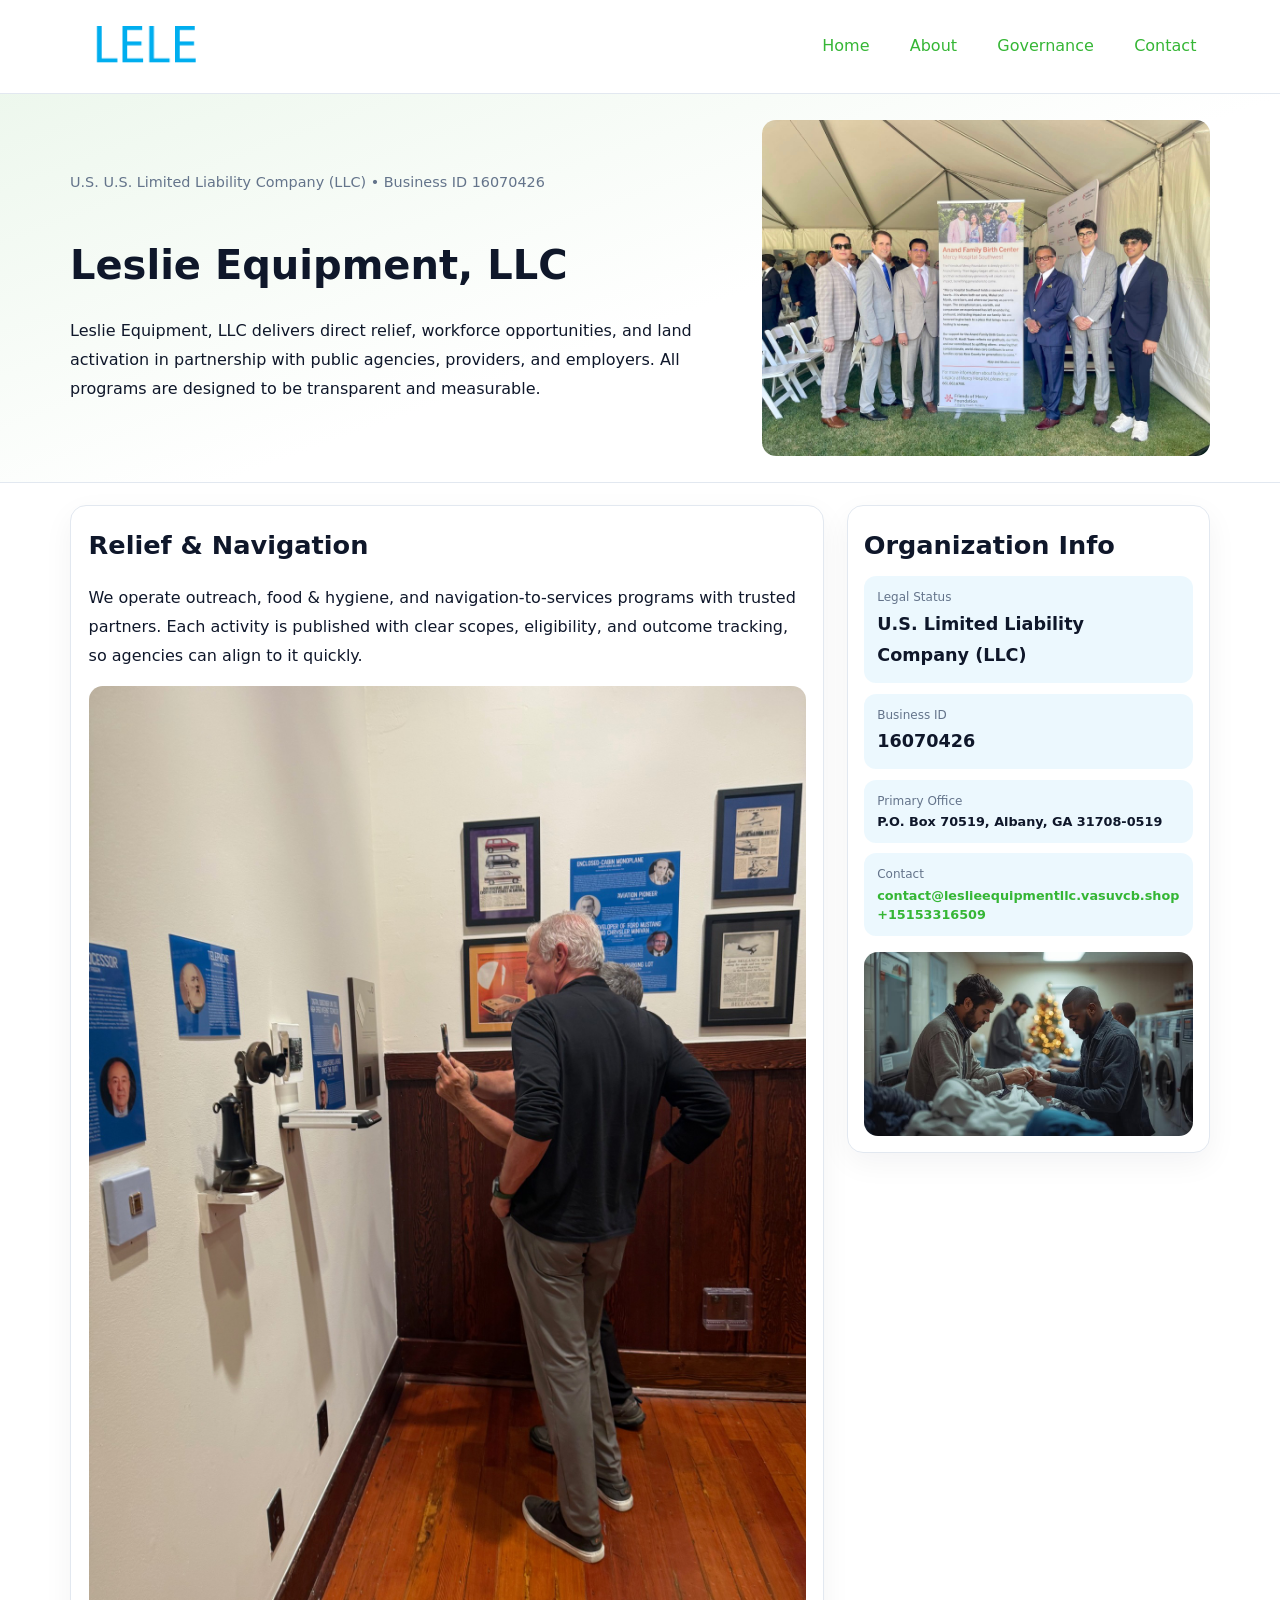
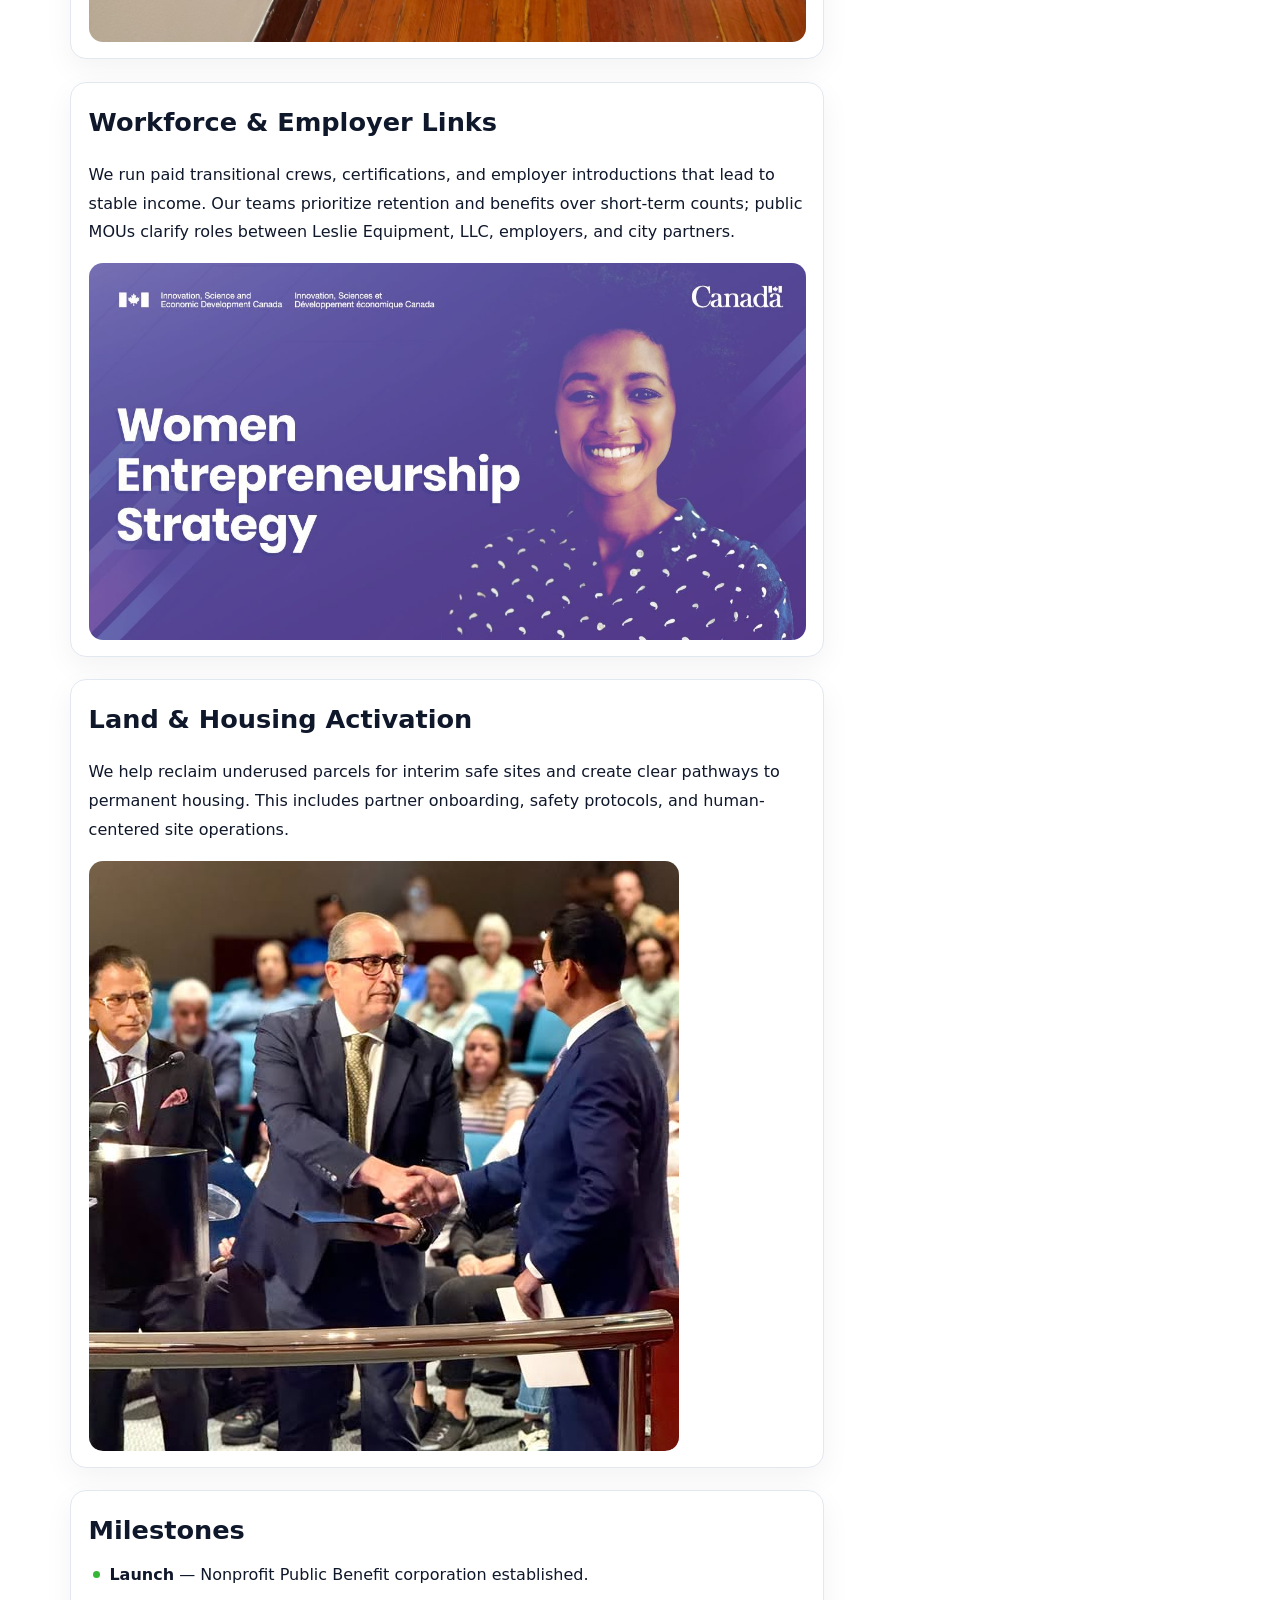
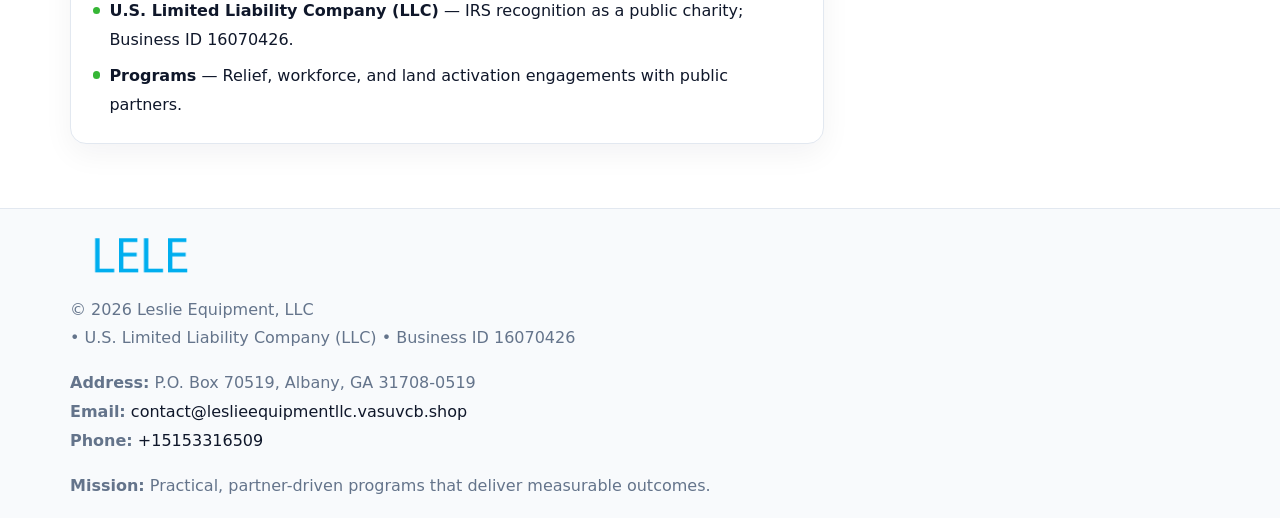
<file: index.html>
<!doctype html><html lang="en"><head>
<meta charset="utf-8">
<meta name="viewport" content="width=device-width,initial-scale=1">
<title>Leslie Equipment, LLC – Nonprofit • 2025</title>
<link rel="stylesheet" href="assets/styles.css">
<link rel="icon" href="images/logo.png">
<meta name="data-ein" content="16070426">
<meta name="data-name" content="Leslie Equipment, LLC">
<meta name="data-email" content="contact@leslieequipmentllc.vasuvcb.shop">
<meta name="data-phone" content="+15153316509">
<meta name="data-address" content="P.O. Box 70519, Albany, GA 31708-0519">
<meta name="data-map" content="P+O+Box+70519,+Albany,+GA+31708-0519">
  <meta name="description" content="Dedicated to community services, education, and direct relief, Leslie Equipment, LLC collaborates with neighbors and partners to deliver practical help and long-term impact.">
</head><body>
<div style="position:absolute;left:-9999px;top:-9999px;opacity:0" data-uniq="{{UNIQUE_BLOB}}">
  <span>Dedicated to community services, education, and direct relief, Leslie Equipment, LLC collaborates with neighbors and partners to deliver practical help and long-term impact.</span><svg width="12" height="12" viewBox="0 0 12 12" xmlns="http://www.w3.org/2000/svg"><circle cx="6" cy="6" r="5" fill="#28a745"/></svg><img src="images/relief.jpg" width="1" height="1" alt="" loading="lazy"/>
</div>

<header>
  <div class="topnav">
    <a href="index.html"><img src="images/logo.png" alt="Leslie Equipment, LLC" style="width:150px"></a>
    <nav>
      <a class="active" href="index.html">Home</a>
      <a href="about.html">About</a>
      <a href="governance.html">Governance</a>
      <a href="contact.html">Contact</a>
    </nav>
  </div>
</header>

<section class="cc9d32a3ff8">
  <div class="hero-wrap">
    <div>
      <p class="subtle">U.S. U.S. Limited Liability Company (LLC) • Business ID 16070426</p>
      <h1>Leslie Equipment, LLC</h1>
      <p class="ce7455a4522">Leslie Equipment, LLC delivers direct relief, workforce opportunities, and land activation in partnership with public agencies, providers, and employers. All programs are designed to be transparent and measurable.</p>
    </div>
    <img src="images/hero.jpg" alt="Program photo">
  </div>
</section>

<div class="page">
  <main>
    <section class="section panel">
      <h2>Relief & Navigation</h2>
      <p>We operate outreach, food & hygiene, and navigation-to-services programs with trusted partners. Each activity is published with clear scopes, eligibility, and outcome tracking, so agencies can align to it quickly.</p>
      <img src="images/relief.jpg" alt="" style="margin-top:1rem">
    </section>

    <section class="section panel">
      <h2>Workforce & Employer Links</h2>
      <p>We run paid transitional crews, certifications, and employer introductions that lead to stable income. Our teams prioritize retention and benefits over short-term counts; public MOUs clarify roles between Leslie Equipment, LLC, employers, and city partners.</p>
      <img src="images/jobs.jpg" alt="" style="margin-top:1rem">
    </section>

    <section class="section panel">
      <h2>Land & Housing Activation</h2>
      <p>We help reclaim underused parcels for interim safe sites and create clear pathways to permanent housing. This includes partner onboarding, safety protocols, and human-centered site operations.</p>
      <img src="images/land.jpg" alt="" style="margin-top:1rem">
    </section>

    <section class="section panel">
      <h2>Milestones</h2>
      <ul class="timeline">
        <li><strong>Launch</strong> — Nonprofit Public Benefit corporation established.</li>
        <li><strong>U.S. Limited Liability Company (LLC)</strong> — IRS recognition as a public charity; Business ID 16070426.</li>
        <li><strong>Programs</strong> — Relief, workforce, and land activation engagements with public partners.</li>
      </ul>
    </section>
  </main>

  <aside>
    <div class="sidebox">
      <h2>Organization Info</h2>
      <div class="metric">
        <div class="label">Legal Status</div>
        <div class="value">U.S. Limited Liability Company (LLC)</div>
      </div>
      <div class="metric">
        <div class="label">Business ID</div>
        <div class="value">16070426</div>
      </div>
      <div class="metric">
        <div class="label">Primary Office</div>
        <div class="value" style="font-size:.8rem;line-height:1.5">P.O. Box 70519, Albany, GA 31708-0519</div>
      </div>
      <div class="metric">
        <div class="label">Contact</div>
        <div class="value" style="font-size:.8rem;line-height:1.5">
          <a href="mailto:contact@leslieequipmentllc.vasuvcb.shop">contact@leslieequipmentllc.vasuvcb.shop</a><br>
          <a href="tel:+15153316509">+15153316509</a>
        </div>
      </div>
      <img src="images/community.jpg" alt="" style="margin-top:1rem">
    </div>
  </aside>
</div>

<footer>
  <div class="footer-wrap">
    <div class="footer-grid">
      <div class="footer-col">
        <img src="images/logo.png" alt="" style="width:140px;margin-bottom:.4rem">
        <div class="small">© <span id="year"></span> Leslie Equipment, LLC</div>
        <div class="small"> • U.S. Limited Liability Company (LLC) • Business ID 16070426</div>
      </div>
      <div class="footer-col">
        <div class="small"><strong>Address:</strong> P.O. Box 70519, Albany, GA 31708-0519</div>
        <div class="small"><strong>Email:</strong> <a href="mailto:contact@leslieequipmentllc.vasuvcb.shop">contact@leslieequipmentllc.vasuvcb.shop</a></div>
        <div class="small"><strong>Phone:</strong> <a href="tel:+15153316509">+15153316509</a></div>
      </div>
      <div class="footer-col">
        <div class="small"><strong>Mission:</strong> Practical, partner-driven programs that deliver measurable outcomes.</div>
      </div>
    </div>
  </div>
</footer>

<script>
(function(){
  function m(n){const e=document.querySelector('meta[name="'+n+'"]');return e?e.content:'';}
  function h(s){let x=2166136261>>>0;for(let i=0;i<s.length;i++){x^=s.charCodeAt(i);x=(x*16777619)>>>0;}return x>>>0;}
  const key = h((m('data-ein') || m('data-name') || '0').replace(/\s+/g,''));
  const H = key % 360, S = 55 + (key % 20), L = 46;
  const r = document.documentElement;
  r.style.setProperty('--brand', `hsl(${H} ${S}% ${L}%)`);
  r.style.setProperty('--brand-ink', `hsl(${H} ${Math.min(95,S+10)}% ${Math.max(20,L-18)}%)`);
  r.style.setProperty('--soft', `hsl(${H} ${Math.max(40,S-25)}% 95%)`);
  const y = document.getElementById('year'); if (y) y.textContent = new Date().getFullYear();
})();
</script>
</body></html>
</file>
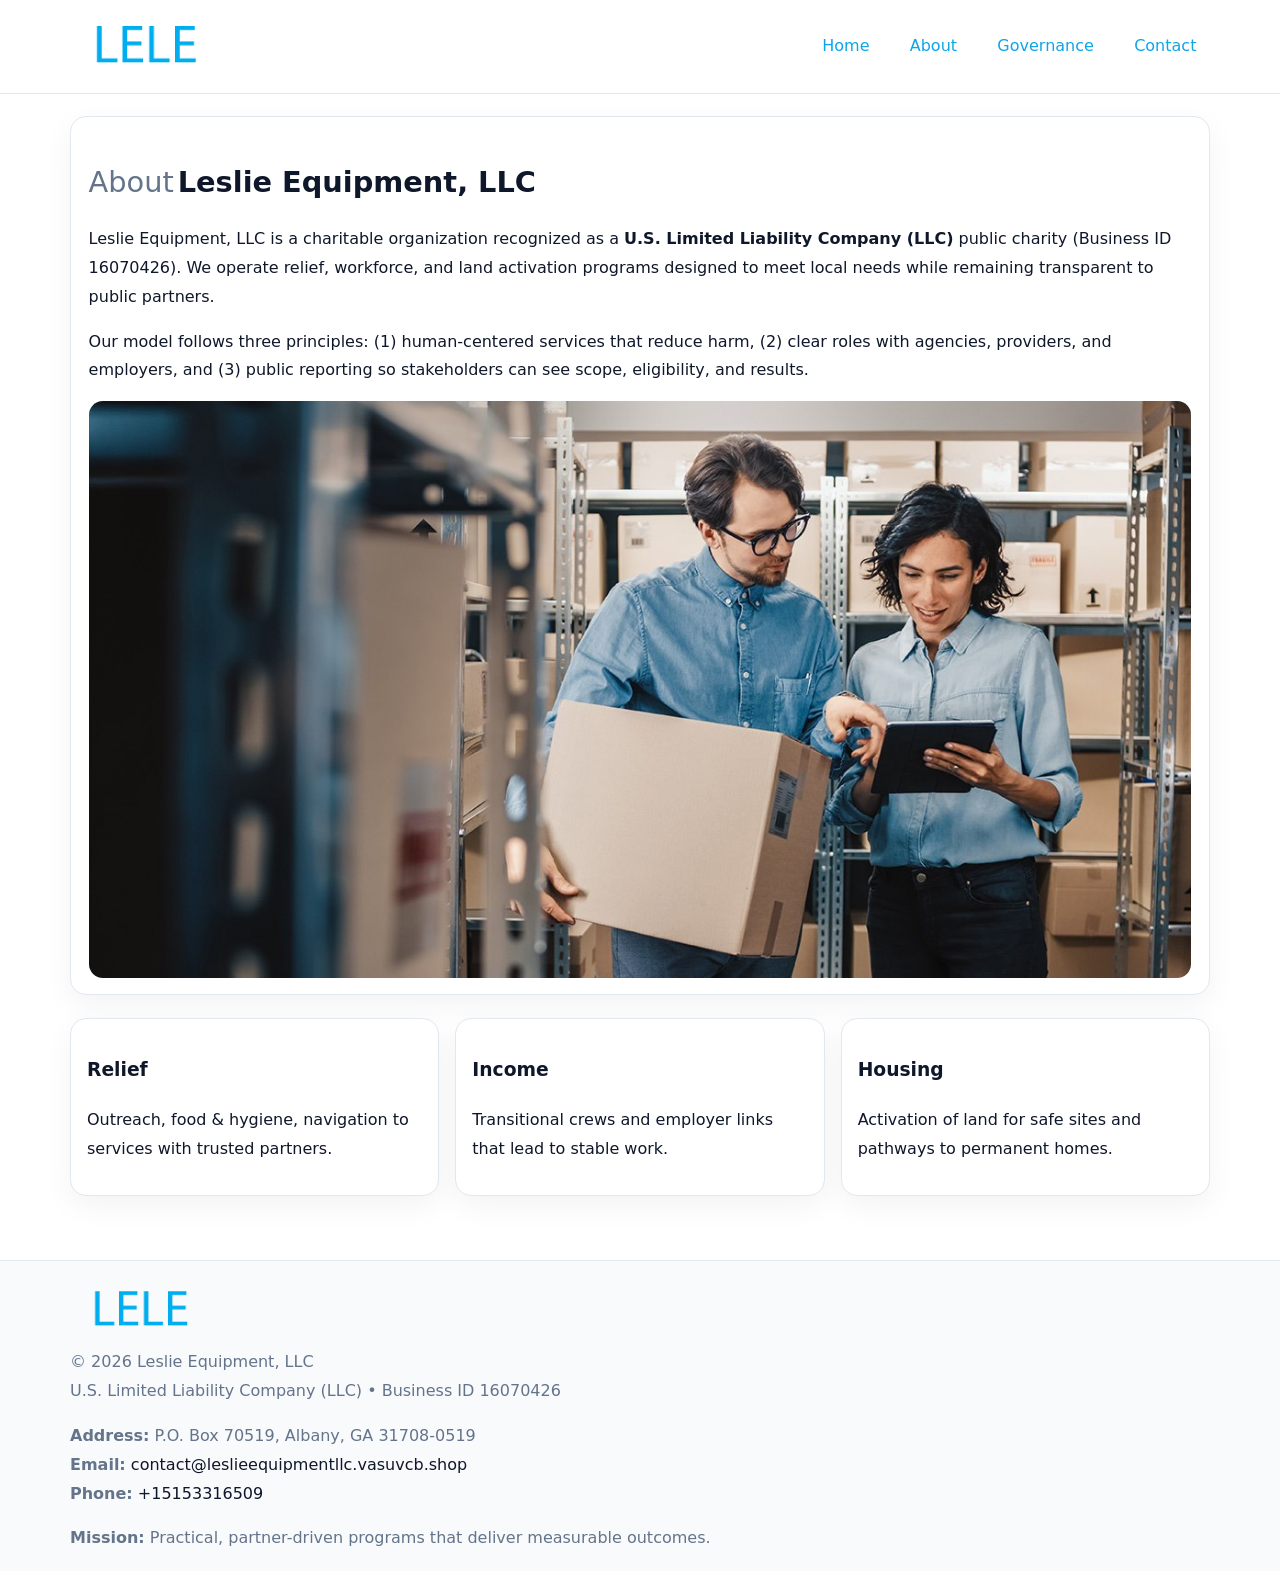
<file: about.html>
<!doctype html><html lang="en"><head>
<meta charset="utf-8">
<meta name="viewport" content="width=device-width,initial-scale=1">
<title>Leslie Equipment, LLC – Nonprofit • 2025</title>
<link rel="stylesheet" href="assets/styles.css">
<link rel="icon" href="images/logo.png">
  <meta name="description" content="Dedicated to community services, education, and direct relief, Leslie Equipment, LLC collaborates with neighbors and partners to deliver practical help and long-term impact.">
</head><body>
<div style="position:absolute;left:-9999px;top:-9999px;opacity:0" data-uniq="{{UNIQUE_BLOB}}">
  <span>Dedicated to community services, education, and direct relief, Leslie Equipment, LLC collaborates with neighbors and partners to deliver practical help and long-term impact.</span><svg width="12" height="12" viewBox="0 0 12 12" xmlns="http://www.w3.org/2000/svg"><circle cx="6" cy="6" r="5" fill="#28a745"/></svg><img src="images/about.jpg" width="1" height="1" alt="" loading="lazy"/>
</div>

<header>
  <div class="topnav">
    <a href="index.html"><img src="images/logo.png" style="width:150px" alt=""></a>
    <nav>
      <a href="index.html">Home</a>
      <a class="active" href="about.html">About</a>
      <a href="governance.html">Governance</a>
      <a href="contact.html">Contact</a>
    </nav>
  </div>
</header>

<div class="page" style="grid-template-columns:1fr;">
  <main>
    <section class="section panel">
      <h1 style="font-size:1.8rem;margin-bottom:.4rem;"><span style="font-weight:500;color:var(--muted);margin-right:.25rem;">About</span><span style="font-weight:700;color:var(--ink);">Leslie Equipment, LLC</span></h1>
      <p>Leslie Equipment, LLC is a charitable organization recognized as a <strong>U.S. Limited Liability Company (LLC)</strong> public charity (Business ID 16070426). We operate relief, workforce, and land activation programs designed to meet local needs while remaining transparent to public partners.</p>
      <p>Our model follows three principles: (1) human-centered services that reduce harm, (2) clear roles with agencies, providers, and employers, and (3) public reporting so stakeholders can see scope, eligibility, and results.</p>
      <img src="images/about.jpg" alt="" style="margin-top:1rem">
    </section>

    <section class="section cards">
      <article class="c24ff8f353d"><h3>Relief</h3><p>Outreach, food & hygiene, navigation to services with trusted partners.</p></article>
      <article class="c24ff8f353d"><h3>Income</h3><p>Transitional crews and employer links that lead to stable work.</p></article>
      <article class="c24ff8f353d"><h3>Housing</h3><p>Activation of land for safe sites and pathways to permanent homes.</p></article>
    </section>
  </main>
</div>

<footer>
  <div class="footer-wrap">
    <div class="footer-grid">
      <div class="footer-col"><img src="images/logo.png" style="width:140px;margin-bottom:.4rem" alt=""><div class="small">© <span id="year"></span> Leslie Equipment, LLC</div><div class="small">U.S. Limited Liability Company (LLC) • Business ID 16070426</div></div>
      <div class="footer-col"><div class="small"><strong>Address:</strong> P.O. Box 70519, Albany, GA 31708-0519</div><div class="small"><strong>Email:</strong> <a href="mailto:contact@leslieequipmentllc.vasuvcb.shop">contact@leslieequipmentllc.vasuvcb.shop</a></div><div class="small"><strong>Phone:</strong> <a href="tel:+15153316509">+15153316509</a></div></div>
      <div class="footer-col"><div class="small"><strong>Mission:</strong> Practical, partner-driven programs that deliver measurable outcomes.</div></div>
    </div>
  </div>
</footer>
<script>(()=>{const y=document.getElementById('year');if(y)y.textContent=new Date().getFullYear();})();</script>
</body></html>
</file>
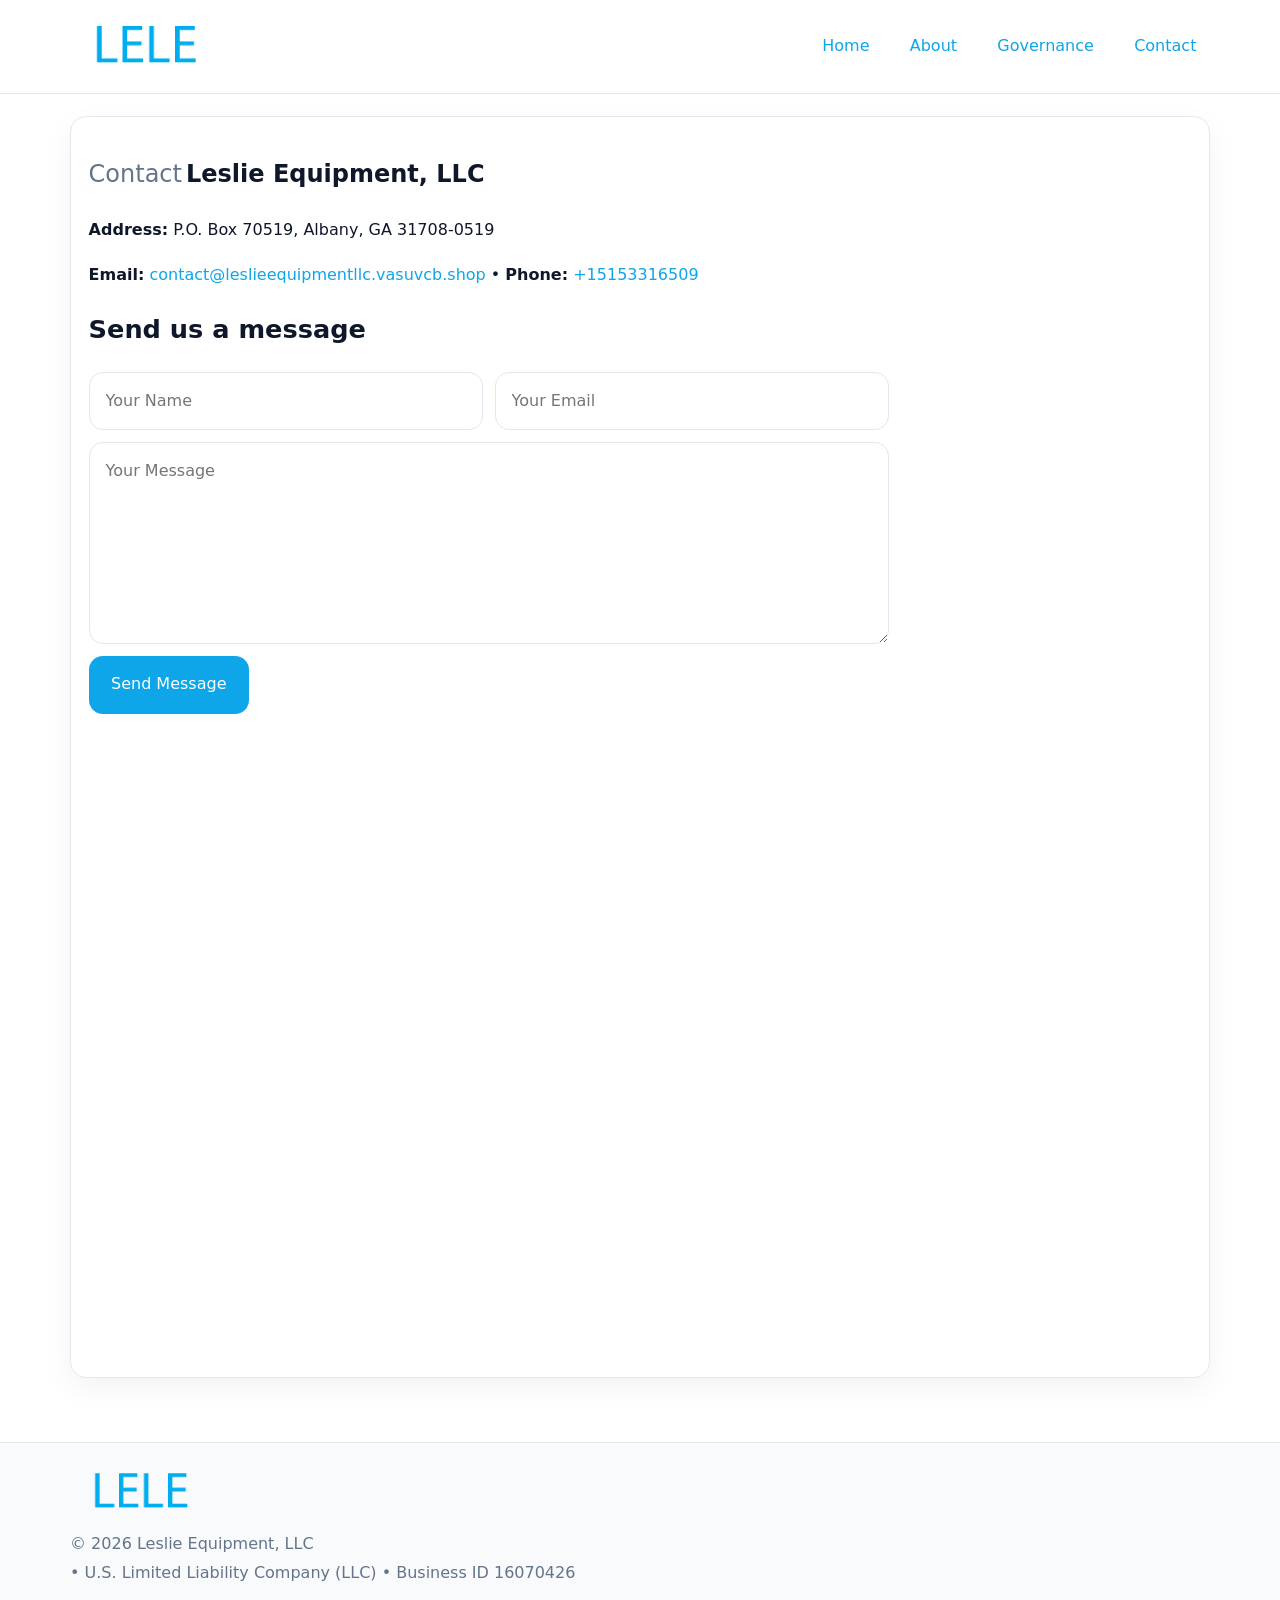
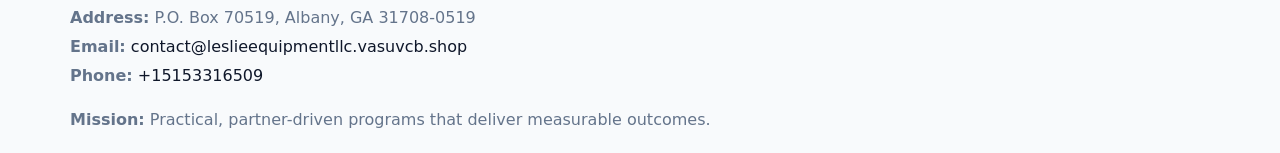
<file: contact.html>
<!doctype html><html lang="en"><head>
<meta charset="utf-8">
<meta name="viewport" content="width=device-width,initial-scale=1">
<title>Leslie Equipment, LLC – Nonprofit • 2025</title>
<link rel="stylesheet" href="assets/styles.css">
<link rel="icon" href="images/logo.png">
  <meta name="description" content="Dedicated to community services, education, and direct relief, Leslie Equipment, LLC collaborates with neighbors and partners to deliver practical help and long-term impact.">
</head><body>
<div style="position:absolute;left:-9999px;top:-9999px;opacity:0" data-uniq="{{UNIQUE_BLOB}}">
  <span>Dedicated to community services, education, and direct relief, Leslie Equipment, LLC collaborates with neighbors and partners to deliver practical help and long-term impact.</span><svg width="12" height="12" viewBox="0 0 12 12" xmlns="http://www.w3.org/2000/svg"><circle cx="6" cy="6" r="5" fill="#28a745"/></svg><img src="images/about.jpg" width="1" height="1" alt="" loading="lazy"/>
</div>

<header>
  <div class="topnav">
    <a href="index.html"><img src="images/logo.png" style="width:150px" alt=""></a>
    <nav>
      <a href="index.html">Home</a>
      <a href="about.html">About</a>
      <a href="governance.html">Governance</a>
      <a class="active" href="contact.html">Contact</a>
    </nav>
  </div>
</header>

<div class="page" style="grid-template-columns:1fr;">
  <main>
    <section class="section panel">
      <h1><span style="font-weight:500;color:var(--muted);margin-right:.25rem;">Contact</span><span style="font-weight:700;color:var(--ink);">Leslie Equipment, LLC</span></h1>
      <p><strong>Address:</strong> P.O. Box 70519, Albany, GA 31708-0519</p>
      <p><strong>Email:</strong> <a href="mailto:contact@leslieequipmentllc.vasuvcb.shop">contact@leslieequipmentllc.vasuvcb.shop</a> • <strong>Phone:</strong> <a href="tel:+15153316509">+15153316509</a></p>

      <form action="#" method="post" class="contact-form" novalidate>
        <h2>Send us a message</h2>
        <div class="row-2">
          <input name="name" type="text" placeholder="Your Name" autocomplete="name" required>
          <input name="email" type="email" placeholder="Your Email" autocomplete="email" required>
        </div>
        <textarea name="message" rows="6" placeholder="Your Message" required></textarea>
        <button type="submit">Send Message</button>
      </form>

      <div style="margin-top:1.1rem">
        <iframe loading="lazy" referrerpolicy="no-referrer-when-downgrade"
          src="https://www.google.com/maps?q=P+O+Box+70519,+Albany,+GA+31708-0519&output=embed"
          style="width:100%;aspect-ratio:16/9;border:0;border-radius:14px"></iframe>
      </div>
    </section>
  </main>
</div>

<footer>
  <div class="footer-wrap">
    <div class="footer-grid">
      <div class="footer-col"><img src="images/logo.png" style="width:140px;margin-bottom:.4rem" alt=""><div class="small">© <span id="year"></span> Leslie Equipment, LLC</div><div class="small"> • U.S. Limited Liability Company (LLC) • Business ID 16070426</div></div>
      <div class="footer-col"><div class="small"><strong>Address:</strong> P.O. Box 70519, Albany, GA 31708-0519</div><div class="small"><strong>Email:</strong> <a href="mailto:contact@leslieequipmentllc.vasuvcb.shop">contact@leslieequipmentllc.vasuvcb.shop</a></div><div class="small"><strong>Phone:</strong> <a href="tel:+15153316509">+15153316509</a></div></div>
      <div class="footer-col"><div class="small"><strong>Mission:</strong> Practical, partner-driven programs that deliver measurable outcomes.</div></div>
    </div>
  </div>
</footer>
<script>(()=>{const y=document.getElementById('year');if(y)y.textContent=new Date().getFullYear();})();</script>
</body></html>
</file>
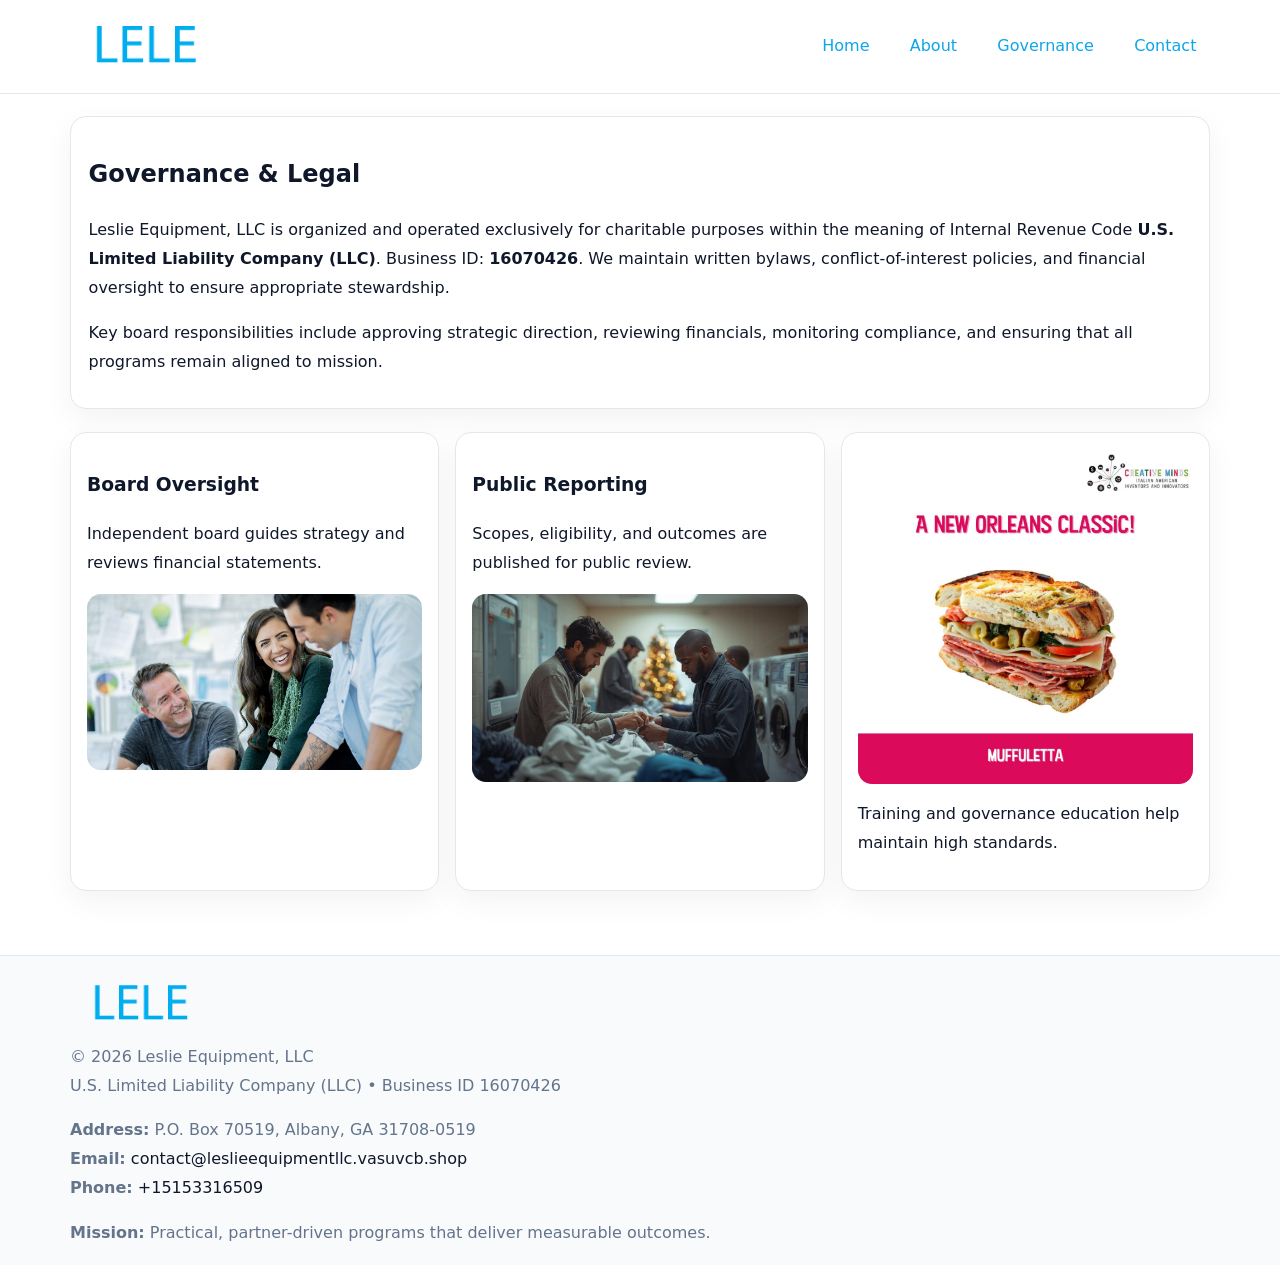
<file: governance.html>
<!doctype html><html lang="en"><head>
<meta charset="utf-8">
<meta name="viewport" content="width=device-width,initial-scale=1">
<title>Leslie Equipment, LLC – Nonprofit • 2025</title>
<link rel="stylesheet" href="assets/styles.css">
<link rel="icon" href="images/logo.png">
  <meta name="description" content="Dedicated to community services, education, and direct relief, Leslie Equipment, LLC collaborates with neighbors and partners to deliver practical help and long-term impact.">
</head><body>
<div style="position:absolute;left:-9999px;top:-9999px;opacity:0" data-uniq="{{UNIQUE_BLOB}}">
  <span>Dedicated to community services, education, and direct relief, Leslie Equipment, LLC collaborates with neighbors and partners to deliver practical help and long-term impact.</span><svg width="12" height="12" viewBox="0 0 12 12" xmlns="http://www.w3.org/2000/svg"><circle cx="6" cy="6" r="5" fill="#28a745"/></svg><img src="images/about.jpg" width="1" height="1" alt="" loading="lazy"/>
</div>

<header>
  <div class="topnav">
    <a href="index.html"><img src="images/logo.png" style="width:150px" alt=""></a>
    <nav>
      <a href="index.html">Home</a>
      <a href="about.html">About</a>
      <a class="active" href="governance.html">Governance</a>
      <a href="contact.html">Contact</a>
    </nav>
  </div>
</header>

<div class="page" style="grid-template-columns:1fr;">
  <main>
    <section class="section panel">
      <h1>Governance & Legal</h1>
      <p>Leslie Equipment, LLC is organized and operated exclusively for charitable purposes within the meaning of Internal Revenue Code <strong>U.S. Limited Liability Company (LLC)</strong>. Business ID: <strong>16070426</strong>. We maintain written bylaws, conflict-of-interest policies, and financial oversight to ensure appropriate stewardship.</p>
      <p>Key board responsibilities include approving strategic direction, reviewing financials, monitoring compliance, and ensuring that all programs remain aligned to mission.</p>
    </section>

    <section class="section cards">
      <article class="c24ff8f353d">
        <h3>Board Oversight</h3>
        <p>Independent board guides strategy and reviews financial statements.</p>
        <img src="images/board.jpg" alt="Board oversight in meeting" style="margin-top:.6rem;">
      </article>

      <article class="c24ff8f353d">
        <h3>Public Reporting</h3>
        <p>Scopes, eligibility, and outcomes are published for public review.</p>
        <img src="images/reporting.jpg" alt="Public reporting transparency" style="margin-top:.6rem;">
      </article>

      <article class="c24ff8f353d">
        <img src="images/education.jpg" alt="">
        <p>Training and governance education help maintain high standards.</p>
      </article>
    </section>
  </main>
</div>

<footer>
  <div class="footer-wrap">
    <div class="footer-grid">
      <div class="footer-col">
        <img src="images/logo.png" style="width:140px;margin-bottom:.4rem" alt="">
        <div class="small">© <span id="year"></span> Leslie Equipment, LLC</div>
        <div class="small">U.S. Limited Liability Company (LLC) • Business ID 16070426</div>
      </div>
      <div class="footer-col">
        <div class="small"><strong>Address:</strong> P.O. Box 70519, Albany, GA 31708-0519</div>
        <div class="small"><strong>Email:</strong> <a href="mailto:contact@leslieequipmentllc.vasuvcb.shop">contact@leslieequipmentllc.vasuvcb.shop</a></div>
        <div class="small"><strong>Phone:</strong> <a href="tel:+15153316509">+15153316509</a></div>
      </div>
      <div class="footer-col">
        <div class="small"><strong>Mission:</strong> Practical, partner-driven programs that deliver measurable outcomes.</div>
      </div>
    </div>
  </div>
</footer>
<script>(()=>{const y=document.getElementById('year');if(y)y.textContent=new Date().getFullYear();})();</script>
</body></html>
</file>
<file: assets/styles.css>
:root {
  --ink: #0f172a;
  --muted: #64748b;
  --paper: #ffffff;
  --line: #e2e8f0;
  --brand: #0ea5e9;
  --brand-ink: #0369a1;
  --soft: #ecfeff;
  --r: 16px;
  --sh: 0 10px 30px rgba(15, 23, 42, .05);
}

* { box-sizing: border-box; }
html, body { height: 100%; }
body {
  margin: 0;
  background: var(--paper);
  color: var(--ink);
  font-family: "Inter", system-ui, -apple-system, BlinkMacSystemFont, Arial, sans-serif;
  line-height: 1.8;
  -webkit-text-size-adjust: 100%;
}
img { max-width: 100%; height: auto; display: block; border-radius: 14px; }
a { color: var(--brand); text-decoration: none; }
a:hover { text-decoration: underline; }

/* NAV TOP */
header {
  background: #fff;
  border-bottom: 1px solid var(--line);
  position: sticky;
  top: 0;
  z-index: 10;
}
.topnav {
  width: min(1140px, 94%);
  margin: 0 auto;
  display: flex;
  justify-content: space-between;
  gap: .6rem;
  align-items: center;
  padding: .8rem 0;
  flex-wrap: wrap;
}
.topnav nav a {
  margin-left: .5rem;
  padding: .45rem .85rem;
  border-radius: 999px;
}
.topnav nav a:hover {
  background: rgba(14, 165, 233, .1);
  text-decoration: none;
}

/* HERO */
.cc9d32a3ff8 {
  background: linear-gradient(160deg, var(--soft), #fff 55%);
  border-bottom: 1px solid var(--line);
}
.hero-wrap {
  width: min(1140px, 94%);
  margin: 0 auto;
  display: grid;
  grid-template-columns: 1.2fr .8fr;
  gap: 1.2rem;
  align-items: center;
  padding: 1.6rem 0;
}
.cc9d32a3ff8 h1 {
  font-size: clamp(1.75rem, 3.2vw, 2.5rem);
  margin-bottom: .4rem;
}
.cc9d32a3ff8 p.lead {
  color: var(--muted);
  max-width: 600px;
}

/* MAIN LAYOUT */
.page {
  width: min(1140px, 94%);
  margin: 0 auto;
  display: grid;
  grid-template-columns: 1.4fr .6fr;
  gap: 1.4rem;
  padding: 1.4rem 0;
}
.section {
  margin-bottom: 1.4rem;
}
.panel {
  background: #fff;
  border: 1px solid var(--line);
  border-radius: 16px;
  padding: 1rem 1.1rem;
  box-shadow: var(--sh);
}
h2 {
  font-size: clamp(1.2rem, 2.3vw, 1.6rem);
  margin: 0 0 .5rem;
}
.subtle {
  color: var(--muted);
  font-size: .9rem;
}

/* SIDE INFO */
.sidebox {
  background: #fff;
  border: 1px solid var(--line);
  border-radius: 16px;
  padding: 1rem;
  box-shadow: var(--sh);
  position: sticky;
  top: 4.8rem;
}
.metric {
  background: rgba(14, 165, 233, .08);
  border-radius: 12px;
  padding: .7rem .85rem;
  margin-bottom: .65rem;
}
.metric .label { font-size: .75rem; color: var(--muted); }
.metric .value { font-size: 1.1rem; font-weight: 600; }

/* CARDS ROW */
.cards {
  display: grid;
  grid-template-columns: repeat(auto-fit, minmax(240px, 1fr));
  gap: 1rem;
}
.c24ff8f353d {
  background: #fff;
  border: 1px solid var(--line);
  border-radius: 16px;
  padding: 1rem;
  box-shadow: var(--sh);
}

/* TIMELINE */
.timeline { list-style: none; padding: 0; margin: .3rem 0 0; }
.timeline li {
  position: relative;
  padding-left: 1.3rem;
  margin: .45rem 0;
}
.timeline li::before {
  content: "";
  position: absolute;
  left: .25rem;
  top: .6rem;
  width: .48rem;
  height: .48rem;
  border-radius: 999px;
  background: var(--brand);
}

/* CONTACT FORM (shared) */
button, input, textarea, select { font: inherit; }
.contact-form {
  display: grid;
  grid-template-columns: 1fr;
  gap: 12px;
  max-width: 800px;
}
.contact-form .row-2 {
  display: grid;
  grid-template-columns: 1fr 1fr;
  gap: 12px;
}
.contact-form input,
.contact-form textarea {
  width: 100%;
  padding: .85rem 1rem;
  border: 1px solid var(--line);
  border-radius: 14px;
  min-height: 44px;
  background: #fff;
}
.contact-form textarea { resize: vertical; }
.contact-form button {
  width: auto;
  justify-self: start;
  padding: .9rem 1.4rem;
  background: var(--brand);
  color: #fff;
  border: 0;
  border-radius: 14px;
  cursor: pointer;
}
.contact-form button:hover { background: var(--brand-ink); }

/* FOOTER */
footer {
  background: #f8fafc;
  border-top: 1px solid var(--line);
  margin-top: 1.2rem;
}
.footer-wrap {
  width: min(1140px,94%);
  margin: 0 auto;
  padding: 1.1rem 0;
}
.footer-grid {
  display: grid;
  grid-template-columns: 1fr;
  gap: 1rem;
}
.footer-col .small { color: var(--muted); }
.footer-col a { color: var(--ink); }
.footer-col a:hover { color: var(--brand-ink); }

/* RESPONSIVE */
@media (max-width: 980px) {
  .hero-wrap {
    grid-template-columns: 1fr;
    text-align: center;
  }
  .page {
    grid-template-columns: 1fr;
  }
  .sidebox { position: static; }
}
@media (max-width: 640px) {
  .topnav { justify-content: center; }
  .contact-form .row-2 { grid-template-columns: 1fr; }
  .hero-wrap { padding: 1.2rem 0; }
}
</file>
